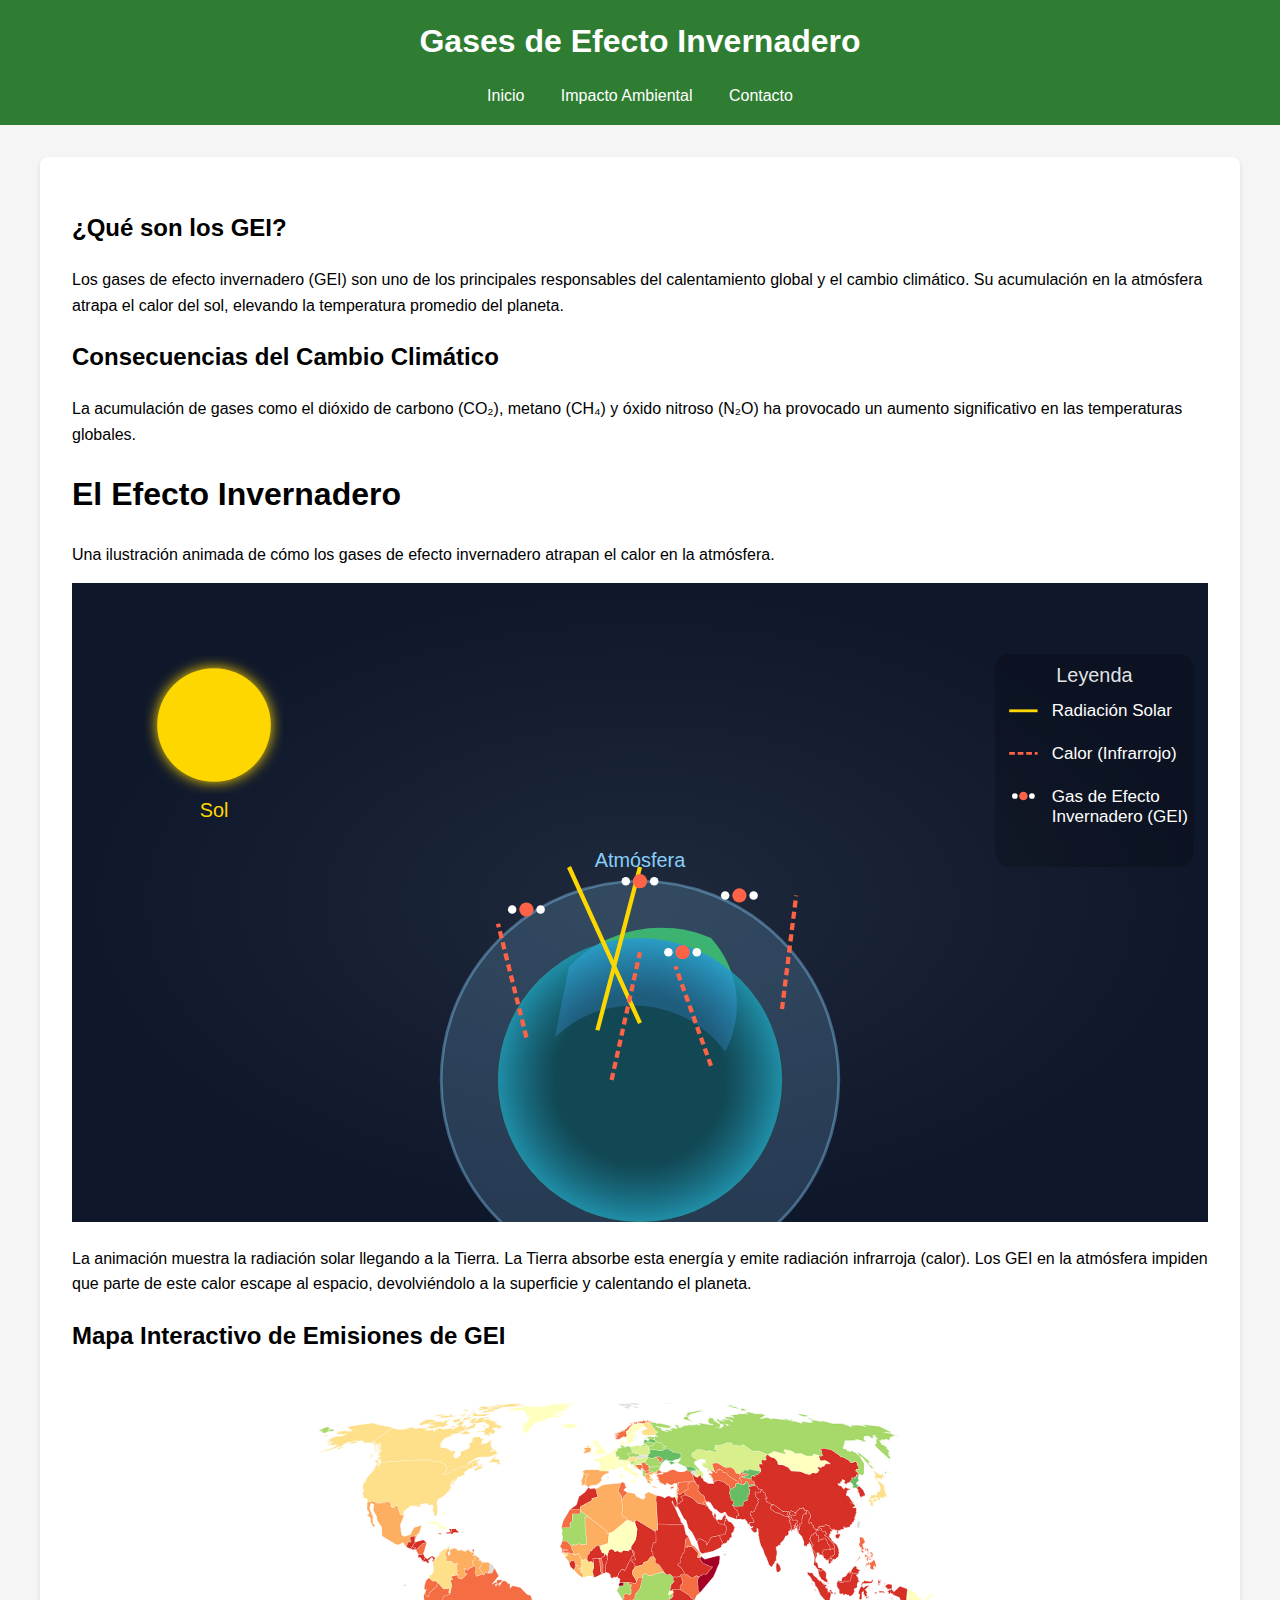
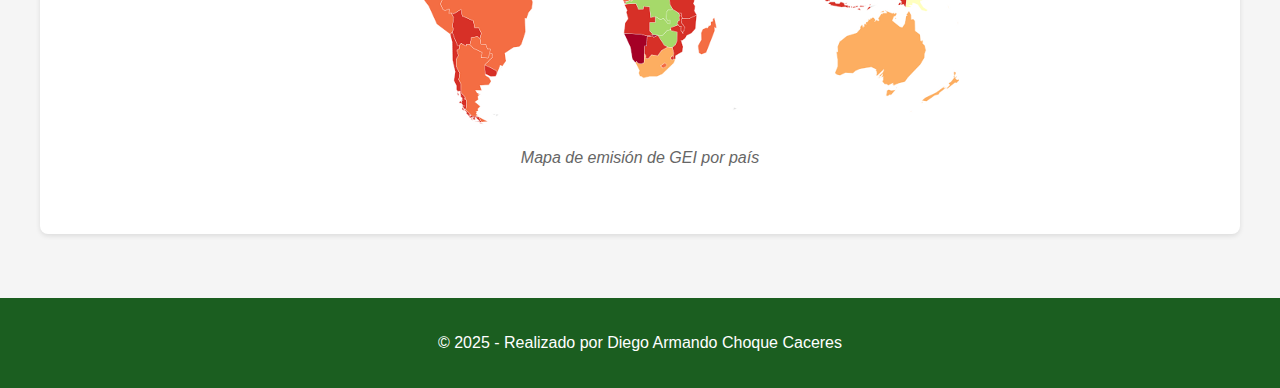
<file: index.html>
<!DOCTYPE html>
<html lang="es">

<head>
    <meta charset="UTF-8">
    <meta name="viewport" content="width=device-width, initial-scale=1.0">
    <meta name="description" content="Sitio informativo sobre gases de efecto invernadero y su impacto ambiental">
    <meta name="keywords" content="GEI, cambio climático, gases efecto invernadero, medio ambiente">
    <meta name="author" content="Diego Armando Choque Caceres">
    <link rel="icon" href="imagenes/logo_web.ico" type="image/x-icon">
    <title>Gases de Efecto Invernadero</title>
    <link rel="stylesheet" href="../css/styles.css">
</head>

<body>
    <header>
        <h1>Gases de Efecto Invernadero</h1>
        <nav>
            <a href="index.html">Inicio</a>
            <a href="../html/impacto.html">Impacto Ambiental</a>
            <a href="../html/contacto.html">Contacto</a>
        </nav>
    </header>

    <main>
        <section>
            <h2>¿Qué son los GEI?</h2>
            <p>Los gases de efecto invernadero (GEI) son uno de los principales responsables del calentamiento global y
                el cambio climático. Su acumulación en la atmósfera atrapa el calor del sol, elevando la temperatura
                promedio del planeta.</p>

            <h2>Consecuencias del Cambio Climático</h2>
            <p>La acumulación de gases como el dióxido de carbono (CO₂), metano (CH₄) y óxido nitroso (N₂O) ha provocado
                un aumento significativo en las temperaturas globales.</p>

            <div>
                <h1>El Efecto Invernadero</h1>
                <p>Una ilustración animada de cómo los gases de efecto invernadero atrapan el calor en la atmósfera.</p>
            </div>

            <div>
                <svg viewBox="0 0 800 450" class="w-full h-full">
                    <!-- Fondo espacial -->
                    <rect width="800" height="450" fill="url(#spaceGradient)" />
                    <defs>
                        <radialGradient id="spaceGradient">
                            <stop offset="0%" stop-color="#1e293b" />
                            <stop offset="100%" stop-color="#0f172a" />
                        </radialGradient>
                        <!-- Filtro de resplandor para el sol -->
                        <filter id="glow">
                            <feGaussianBlur stdDeviation="5" result="coloredBlur" />
                            <feMerge>
                                <feMergeNode in="coloredBlur" />
                                <feMergeNode in="SourceGraphic" />
                            </feMerge>
                        </filter>
                    </defs>

                    <!-- Sol -->
                    <g transform="translate(100, 100)">
                        <circle cx="0" cy="0" r="40" fill="#FFD700" filter="url(#glow)" />
                        <text x="0" y="65" font-size="14" fill="#FFD700" text-anchor="middle">Sol</text>
                    </g>

                    <!-- Tierra -->
                    <g transform="translate(400, 350)">
                        <!-- Atmósfera -->
                        <circle cx="0" cy="0" r="140" fill="rgba(135, 206, 250, 0.2)" stroke="rgba(135, 206, 250, 0.4)"
                            stroke-width="2" />
                        <text x="0" y="-150" font-size="14" fill="#87CEFA" text-anchor="middle">Atmósfera</text>

                        <circle cx="0" cy="0" r="100" fill="#228B22" />
                        <path d="M -60 -30 a 80 80 0 0 1 120 10 a 70 70 0 0 0 -10 -80 a 90 90 0 0 0 -100 20"
                            fill="#3CB371" />
                        <circle cx="0" cy="0" r="100" fill="url(#oceanGradient)" opacity="0.6" />
                        <defs>
                            <radialGradient id="oceanGradient" cx="50%" cy="50%" r="50%" fx="50%" fy="50%">
                                <stop offset="60%" stop-color="#00008B" stop-opacity="0.8" />
                                <stop offset="100%" stop-color="#1E90FF" stop-opacity="1" />
                            </radialGradient>
                        </defs>
                        <text x="0" y="125" font-size="16" fill="white" text-anchor="middle">Tierra</text>
                    </g>

                    <!-- Leyenda -->
                    <g transform="translate(650, 50)">
                        <rect x="0" y="0" width="140" height="150" rx="10" fill="rgba(0,0,0,0.2)" />
                        <text x="70" y="20" font-size="14" fill-opacity="0.9" fill="white"
                            text-anchor="middle">Leyenda</text>

                        <path d="M 10 40 L 30 40" stroke="#FFD700" stroke-width="2" />
                        <text x="40" y="44" font-size="12" fill="white">Radiación Solar</text>

                        <path d="M 10 70 L 30 70" stroke="#FF6347" stroke-width="2" stroke-dasharray="4 2" />
                        <text x="40" y="74" font-size="12" fill="white">Calor (Infrarrojo)</text>

                        <g transform="translate(20, 100)">
                            <circle cx="0" cy="0" r="3" fill="#ff6347" />
                            <circle cx="-6" cy="0" r="2" fill="white" />
                            <circle cx="6" cy="0" r="2" fill="white" />
                        </g>
                        <text x="40" y="104" font-size="12" fill="white">Gas de Efecto</text>
                        <text x="40" y="118" font-size="12" fill="white">Invernadero (GEI)</text>
                    </g>

                    <!-- Animaciones de Rayos -->
                    <g id="rays">
                        <!-- Rayos Solares (entrando) -->
                        <g class="sun-ray-1" transform="translate(350, 200)">
                            <path d="M0,0 L50,110" stroke="#FFD700" stroke-width="3" />
                        </g>
                        <g class="sun-ray-2" transform="translate(400, 200)">
                            <path d="M0,0 L-30,115" stroke="#FFD700" stroke-width="3" />
                        </g>

                        <!-- Rayos de Calor (escapando) -->
                        <g class="heat-ray-escape-1" transform="translate(320, 320)">
                            <path d="M0,0 L-20,-80" stroke="#FF6347" stroke-width="3" stroke-dasharray="5 3" />
                        </g>
                        <g class="heat-ray-escape-2" transform="translate(500, 300)">
                            <path d="M0,0 L10,-80" stroke="#FF6347" stroke-width="3" stroke-dasharray="5 3" />
                        </g>

                        <!-- Rayos de Calor (atrapados) -->
                        <g class="heat-ray-trap-1" transform="translate(450, 340)">
                            <path d="M0,0 L-25,-70" stroke="#FF6347" stroke-width="3" stroke-dasharray="5 3" />
                        </g>
                        <g class="heat-ray-trap-2" transform="translate(380, 350)">
                            <path d="M0,0 L20,-90" stroke="#FF6347" stroke-width="3" stroke-dasharray="5 3" />
                        </g>
                    </g>

                    <!-- Moléculas de Gas Invernadero -->
                    <g id="greenhouse-gases" transform="translate(400, 210)">
                        <g class="gas-molecule m1" transform="translate(0, 0)">
                            <circle cx="0" cy="0" r="5" fill="#ff6347" />
                            <circle cx="-10" cy="0" r="3" fill="white" />
                            <circle cx="10" cy="0" r="3" fill="white" />
                        </g>
                        <g class="gas-molecule m2" transform="translate(-80, 20)">
                            <circle cx="0" cy="0" r="5" fill="#ff6347" />
                            <circle cx="-10" cy="0" r="3" fill="white" />
                            <circle cx="10" cy="0" r="3" fill="white" />
                        </g>
                        <g class="gas-molecule m3" transform="translate(70, 10)">
                            <circle cx="0" cy="0" r="5" fill="#ff6347" />
                            <circle cx="-10" cy="0" r="3" fill="white" />
                            <circle cx="10" cy="0" r="3" fill="white" />
                        </g>
                        <g class="gas-molecule m4" transform="translate(30, 50)">
                            <circle cx="0" cy="0" r="5" fill="#ff6347" />
                            <circle cx="-10" cy="0" r="3" fill="white" />
                            <circle cx="10" cy="0" r="3" fill="white" />
                        </g>
                    </g>
                </svg>
            </div>

            <div>
                <p>La animación muestra la radiación solar llegando a la Tierra. La Tierra absorbe esta energía y emite
                    radiación infrarroja (calor). Los GEI en la atmósfera impiden que parte de este calor escape al
                    espacio, devolviéndolo a la superficie y calentando el planeta.</p>
            </div>
            <h2>Mapa Interactivo de Emisiones de GEI</h2>
            <figure>
                <img src="imagenes/imagen2.png" usemap="#gei-map" alt="Mapa interactivo de emisiones">
                <map name="gei-map">
                    <area shape="rect" coords="0,0,800,400" href="../html/impacto.html" alt="Ver impacto"
                        title="Inmpacto Ambiental">
                </map>
                <figcaption>Mapa de emisión de GEI por país</figcaption>
            </figure>
        </section>
    </main>

    <footer>
        <p>&copy; 2025 - Realizado por Diego Armando Choque Caceres</p>
    </footer>
</body>

</html>
</file>
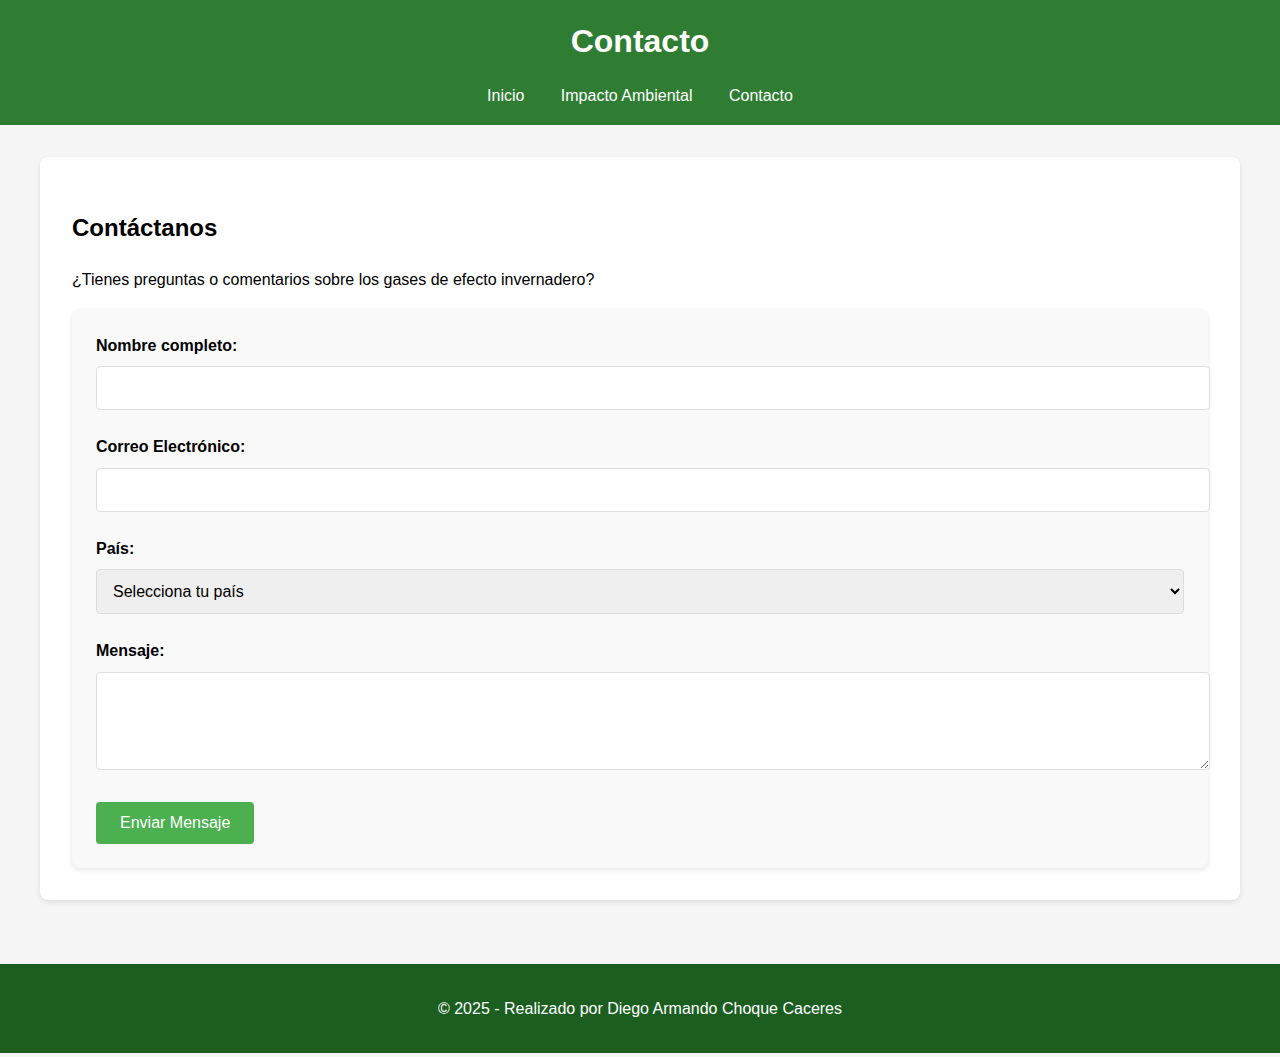
<file: html/contacto.html>
<!DOCTYPE html>
<html lang="es">
<head>
    <meta charset="UTF-8">
    <meta name="viewport" content="width=device-width, initial-scale=1.0">
    <title>Contacto - GEI</title>
    <link rel="stylesheet" href="../css/styles.css">
</head>
<body>
    <header>
        <h1>Contacto</h1>
        <nav>
            <a href="../index.html">Inicio</a>
            <a href="../html/impacto.html">Impacto Ambiental</a>
            <a href="../html/contacto.html">Contacto</a>
        </nav>
    </header>

    <main>
        <section>
            <h2>Contáctanos</h2>
            <p>¿Tienes preguntas o comentarios sobre los gases de efecto invernadero?</p>
            
            <form id="contactForm">
                <div class="form-group">
                    <label for="nombre">Nombre completo:</label>
                    <input type="text" id="nombre" name="nombre" required aria-label="Nombre completo">
                </div>

                <div class="form-group">
                    <label for="email">Correo Electrónico:</label>
                    <input type="email" id="email" name="email" required aria-label="Correo electrónico">
                </div>

                <div class="form-group">
                    <label for="pais">País:</label>
                    <select id="pais" name="pais" required aria-label="País">
                        <option value="">Selecciona tu país</option>
                        <option value="ar">Argentina</option>
                        <option value="bo">Bolivia</option>
                        <option value="br">Brasil</option>
                        <option value="cl">Chile</option>
                        <option value="co">Colombia</option>
                        <option value="cr">Costa Rica</option>
                        <option value="cu">Cuba</option>
                        <option value="ec">Ecuador</option>
                        <option value="sv">El Salvador</option>
                        <option value="gt">Guatemala</option>
                        <option value="ht">Haití</option>
                        <option value="hn">Honduras</option>
                        <option value="mx">México</option>
                        <option value="ni">Nicaragua</option>
                        <option value="pn">Panamá</option>
                        <option value="py">Paraguay</option>
                        <option value="pe">Perú</option>
                        <option value="do">República Dominicana</option>
                        <option value="uy">Uruguay</option>
                        <option value="ve">Venezuela</option>
                    </select>
                </div>

                <div class="form-group">
                    <label for="mensaje">Mensaje:</label>
                    <textarea id="mensaje" name="mensaje" rows="4" required aria-label="Tu mensaje"></textarea>
                </div>

                <button type="submit">Enviar Mensaje</button>
                <div id="confirmation" class="hidden">¡Gracias por tu mensaje!</div>
            </form>
        </section>
    </main>

    <footer>
        <p>&copy; 2025 - Realizado por Diego Armando Choque Caceres</p>
    </footer>

    <script>
        document.getElementById('contactForm').addEventListener('submit', function(e) {
            e.preventDefault();
            document.getElementById('confirmation').classList.remove('hidden');
            this.reset();
        });
    </script>
</body>
</html>
</file>
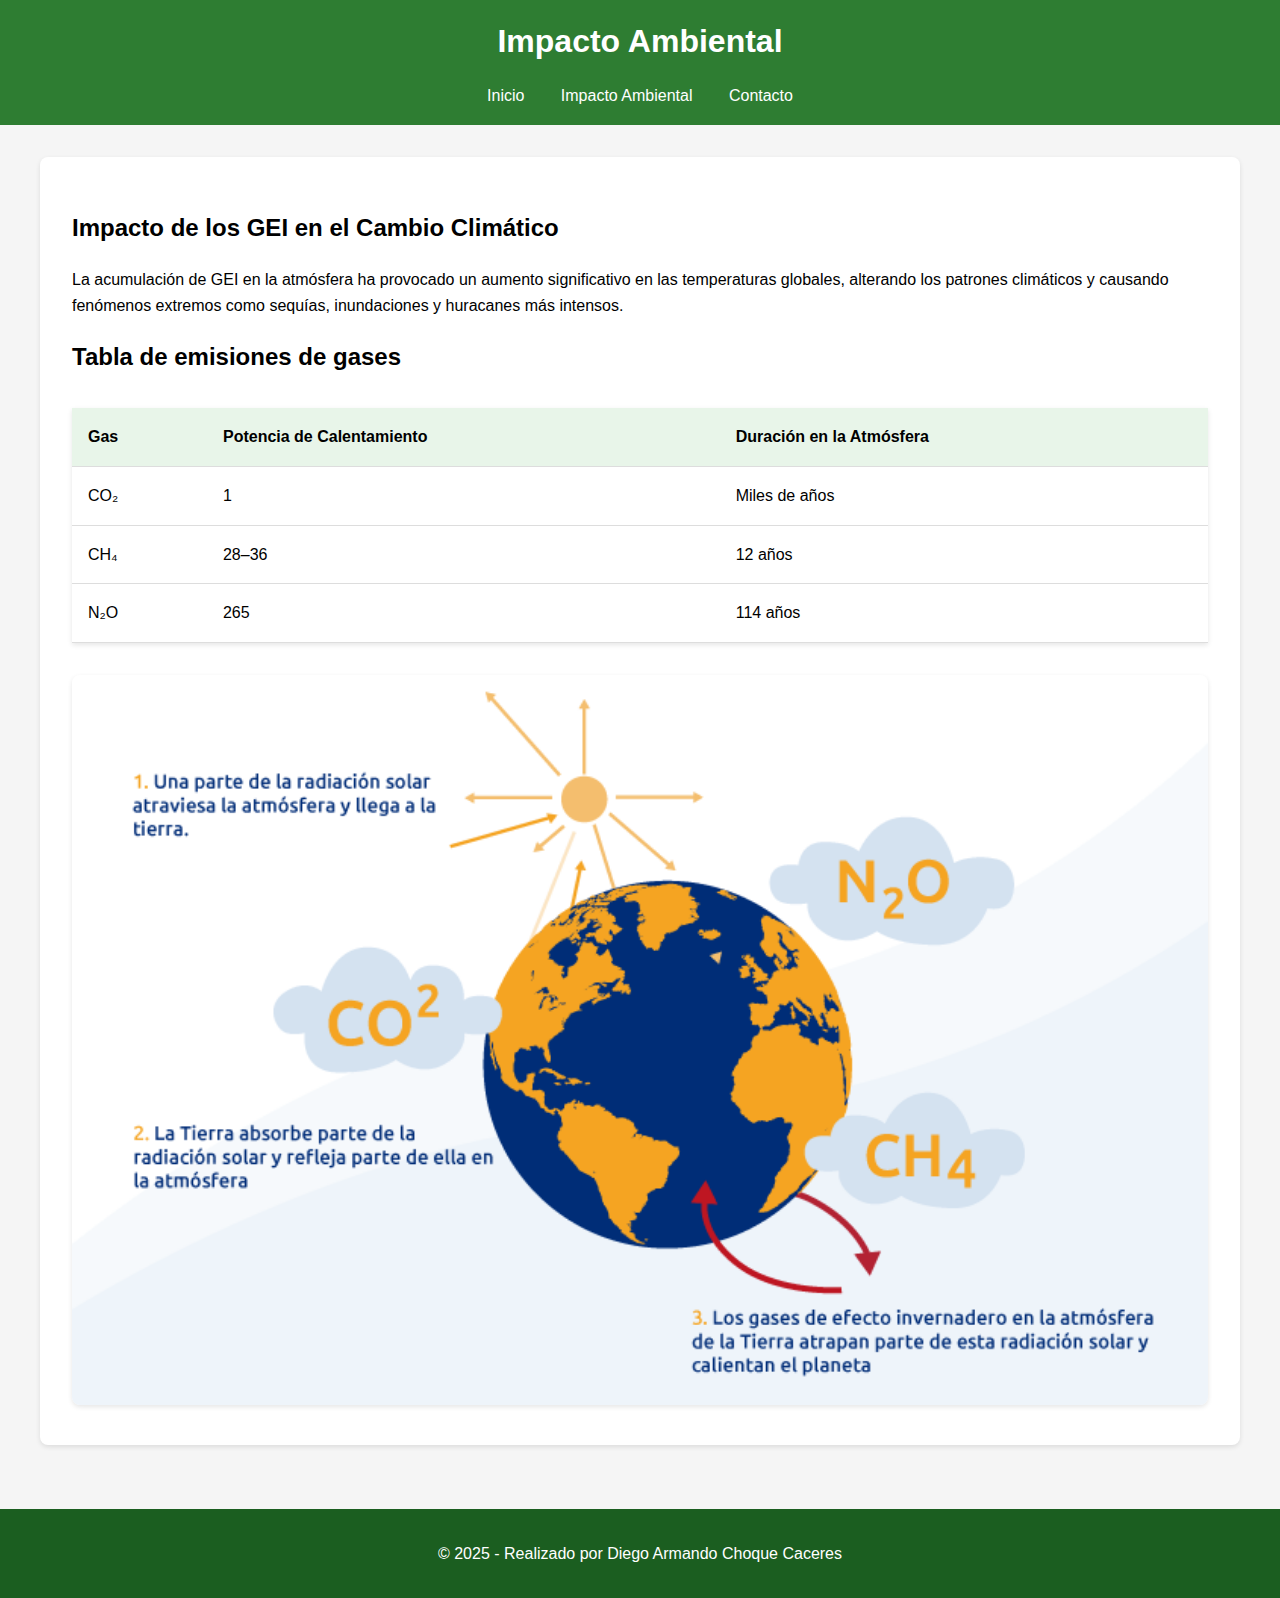
<file: html/impacto.html>
<!DOCTYPE html>
<html lang="es">

<head>
    <meta charset="UTF-8">
    <meta name="viewport" content="width=device-width, initial-scale=1.0">
    <title>Impacto Ambiental - GEI</title>
    <link rel="stylesheet" href="../css/styles.css">
</head>

<body class="bg-gray-900 text-white flex flex-col items-center justify-center min-h-screen font-sans p-4">
    <header>
        <h1>Impacto Ambiental</h1>
        <nav>
            <a href="../index.html">Inicio</a>
            <a href="../html/impacto.html">Impacto Ambiental</a>
            <a href="../html/contacto.html">Contacto</a>
        </nav>
    </header>

    <main>
        <section>
            <h2>Impacto de los GEI en el Cambio Climático</h2>
            <p>La acumulación de GEI en la atmósfera ha provocado un aumento significativo en las temperaturas globales,
                alterando los patrones climáticos y causando fenómenos extremos como sequías, inundaciones y huracanes
                más intensos.</p>
            <div>
                <h2>Tabla de emisiones de gases</h2>
            </div>
            <table>
                <thead>
                    <tr>
                        <th>Gas</th>
                        <th>Potencia de Calentamiento</th>
                        <th>Duración en la Atmósfera</th>
                    </tr>
                </thead>
                <tbody>
                    <tr>
                        <td>CO₂</td>
                        <td>1</td>
                        <td>Miles de años</td>
                    </tr>
                    <tr>
                        <td>CH₄</td>
                        <td>28–36</td>
                        <td>12 años</td>
                    </tr>
                    <tr>
                        <td>N₂O</td>
                        <td>265</td>
                        <td>114 años</td>
                    </tr>
                </tbody>
            </table>
            <picture>
                <source media="(min-width: 480px)" srcset="../imagenes/imagen1.png">
                <img src="../imagenes/imagen1.png" alt="Gases de efecto invernadero">
            </picture>
        </section>
    </main>

    <footer>
        <p>&copy; 2025 - Realizado por Diego Armando Choque Caceres</p>
    </footer>
</body>

</html>
</file>
<file: css/styles.css>
/* Estilos generales */
body {
    font-family: Arial, sans-serif;
    margin: 0;
    padding: 0;
    line-height: 1.6;
    background-color: #f5f5f5;
}

header {
    background-color: #2e7d32;
    color: white;
    padding: 1rem;
    text-align: center;
}

header h1 {
    margin: 0;
}

nav {
    margin-top: 1rem;
}

nav a {
    color: white;
    margin: 0 1rem;
    text-decoration: none;
    transition: opacity 0.3s;
}

nav a:hover {
    opacity: 0.8;
}

main {
    padding: 2rem;
    max-width: 1200px;
    margin: 0 auto;
}

/* Estilos de secciones */
section {
    background-color: white;
    border-radius: 8px;
    box-shadow: 0 2px 5px rgba(0,0,0,0.1);
    padding: 2rem;
    margin-bottom: 2rem;
}

/* Imágenes responsivas */
picture img {
    width: 100%;
    height: auto;
    border-radius: 8px;
    box-shadow: 0 2px 5px rgba(0,0,0,0.1);
}

/* Mapa interactivo */
figure {
    margin: 2rem 0;
    text-align: center;
}

figure img {
    max-width: 100%;
    height: auto;
}

figcaption {
    margin-top: 0.5rem;
    font-style: italic;
    color: #666;
}

/* Tabla estilizada */
table {
    width: 100%;
    border-collapse: collapse;
    margin: 2rem 0;
    box-shadow: 0 2px 5px rgba(0,0,0,0.1);
}

table thead {
    background-color: #e8f5e9;
}

table th, table td {
    padding: 1rem;
    border-bottom: 1px solid #ddd;
    text-align: left;
}

table tr:hover {
    background-color: #f1f1f1;
}

/* Formulario */
form {
    background-color: #f9f9f9;
    padding: 1.5rem;
    border-radius: 8px;
    box-shadow: 0 2px 5px rgba(0,0,0,0.1);
}

.form-group {
    margin-bottom: 1.5rem;
}

label {
    display: block;
    font-weight: bold;
    margin-bottom: 0.5rem;
}

input, select, textarea {
    width: 100%;
    padding: 0.75rem;
    border: 1px solid #ddd;
    border-radius: 4px;
    font-size: 1rem;
}

button {
    background-color: #4caf50;
    color: white;
    border: none;
    padding: 0.75rem 1.5rem;
    font-size: 1rem;
    border-radius: 4px;
    cursor: pointer;
    transition: background-color 0.3s;
}

button:hover {
    background-color: #45a049;
}

#confirmation {
    margin-top: 1rem;
    padding: 1rem;
    background-color: #e8f5e9;
    border: 1px solid #c8e6c9;
    color: #2e7d32;
    border-radius: 4px;
    display: none;
}

/* SVG animado */
@keyframes sun-ray {
    0% { transform: translateY(-100px) translateX(-50px) scale(0.8); opacity: 0; }
    50% { opacity: 1; }
    100% { transform: translateY(0) translateX(0) scale(1); opacity: 0; }
}

@keyframes heat-escape {
    0% { transform: translateY(0); opacity: 1; }
    100% { transform: translateY(-250px) scale(1.2); opacity: 0; }
}

@keyframes heat-trap {
    0% { transform: translateY(0); opacity: 1; }
    50% { transform: translateY(-80px); opacity: 1; }
    100% { transform: translateY(0px) scaleX(-1); opacity: 0; }
}

@keyframes gas-wander-1 {
    0% { transform: translate(0, 0); }
    25% { transform: translate(20px, -15px); }
    50% { transform: translate(-10px, 10px); }
    75% { transform: translate(15px, 20px); }
    100% { transform: translate(0, 0); }
}

@keyframes gas-wander-2 {
    0% { transform: translate(0, 0); }
    25% { transform: translate(-15px, 25px); }
    50% { transform: translate(10px, -5px); }
    75% { transform: translate(-20px, -15px); }
    100% { transform: translate(0, 0); }
}

.sun-ray-1 { animation: sun-ray 3s linear infinite; }
.sun-ray-2 { animation: sun-ray 3s linear infinite 1s; }

.heat-ray-escape-1 { animation: heat-escape 4s linear infinite 0.5s; }
.heat-ray-escape-2 { animation: heat-escape 4s linear infinite 2.5s; }

.heat-ray-trap-1 { animation: heat-trap 4.5s linear infinite 1.5s; }
.heat-ray-trap-2 { animation: heat-trap 4.5s linear infinite 3.5s; }

.gas-molecule.m1 { animation: gas-wander-1 15s linear infinite; }
.gas-molecule.m2 { animation: gas-wander-2 18s linear infinite; }
.gas-molecule.m3 { animation: gas-wander-1 16s linear infinite 3s; }
.gas-molecule.m4 { animation: gas-wander-2 14s linear infinite 2s; }

/* Footer */
footer {
    background-color: #1b5e20;
    color: white;
    text-align: center;
    padding: 1rem;
}

/* Animaciones */
@keyframes fadeIn {
    from {opacity: 0;}
    to {opacity: 1;}
}

.fade-in {
    animation: fadeIn 1s ease-in;
}

/* Responsive */
@media (max-width: 768px) {
    nav a {
        display: block;
        margin: 0.5rem 0;
    }
    
    main {
        padding: 1rem;
    }
}
</file>
